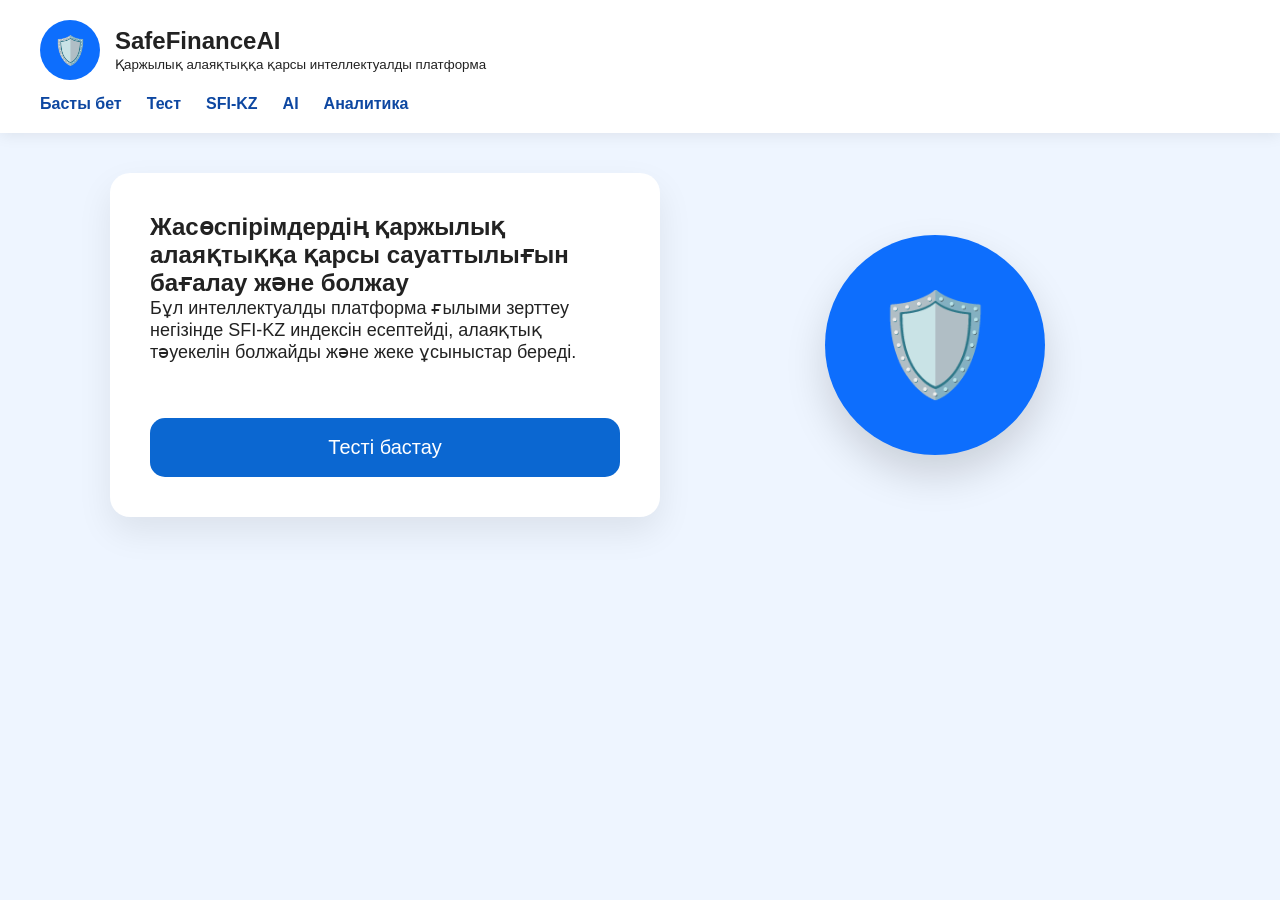
<file: index.html>
<!DOCTYPE html>
<html lang="kk">
<head>
    <meta charset="UTF-8">
    <meta name="viewport" content="width=device-width, initial-scale=1.0">
    <title>SafeFinanceAI</title>
    <link rel="stylesheet" href="style.css">
</head>

<body>

<header>
    <div class="logo">
        <div class="logo-circle">🛡️</div>

        <div>
            <h2>SafeFinanceAI</h2>
            <small>Қаржылық алаяқтыққа қарсы интеллектуалды платформа</small>
        </div>
    </div>

    <nav>
        <a href="#">Басты бет</a>
        <a href="#">Тест</a>
        <a href="#">SFI-KZ</a>
        <a href="#">AI</a>
        <a href="#">Аналитика</a>
    </nav>
</header>


<section class="hero">

    <div class="hero-text">

        <h1>
            Жасөспірімдердің қаржылық алаяқтыққа қарсы
            сауаттылығын бағалау және болжау
        </h1>

        <p>

        Бұл интеллектуалды платформа ғылыми зерттеу негізінде
        SFI-KZ индексін есептейді,
        алаяқтық тәуекелін болжайды және
        жеке ұсыныстар береді.

        </p>

        <button id="startBtn">
            Тесті бастау
        </button>

    </div>

    <div class="hero-image">

        <div class="shield">

            🛡️

        </div>

    </div>

</section>

<script src="script.js"></script>

</body>
</html>
</file>
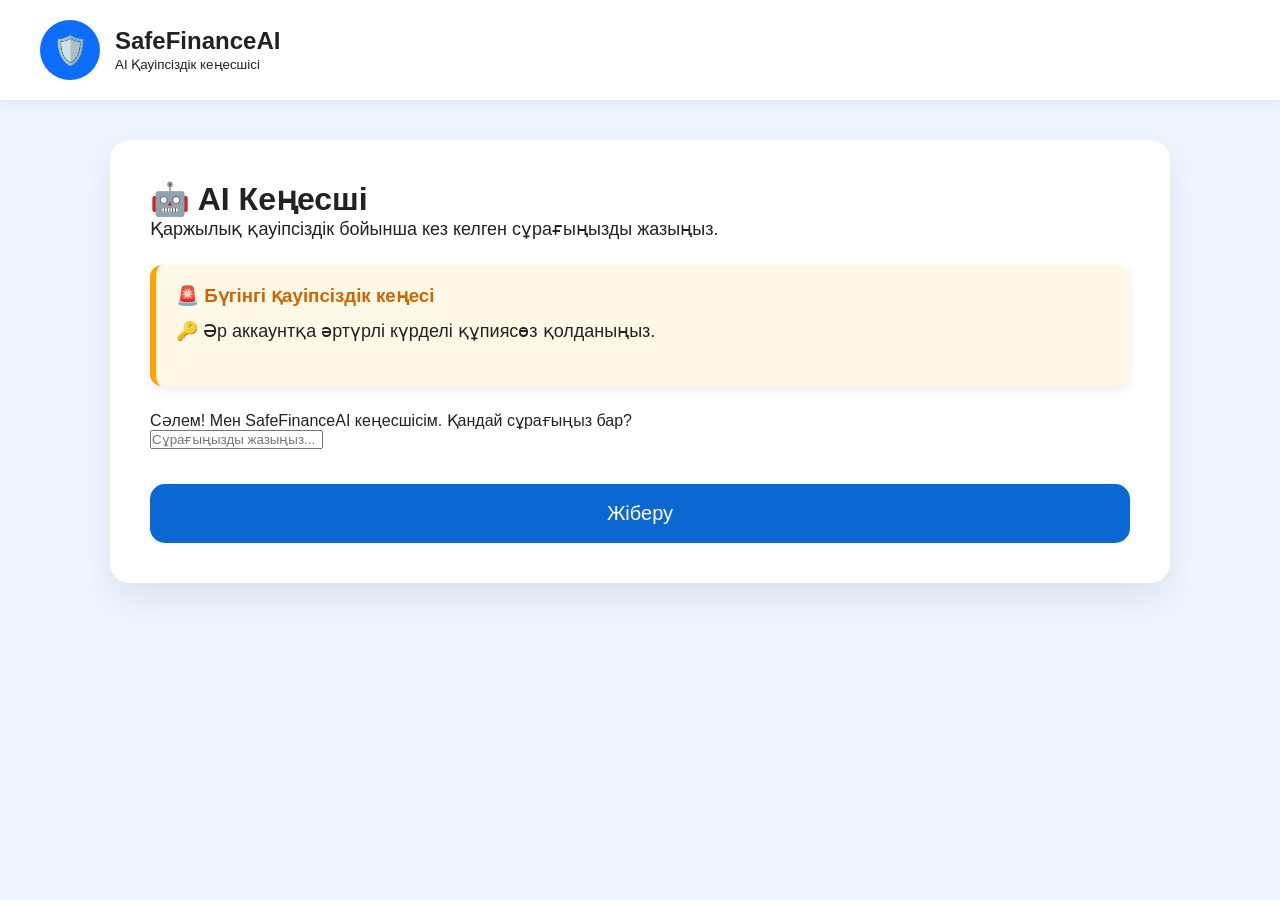
<file: ai.html>
<!DOCTYPE html>
<html lang="kk">

<head>

<meta charset="UTF-8">

<meta name="viewport" content="width=device-width, initial-scale=1.0">

<title>AI Кеңесші</title>

<link rel="stylesheet" href="style.css">

</head>

<body>

<header>

<div class="logo">

<div class="logo-circle">

🛡️

</div>

<div>

<h2>SafeFinanceAI</h2>

<small>AI Қауіпсіздік кеңесшісі</small>

</div>

</div>

</header>


<div class="hero">

<div class="hero-text">

<h1>

🤖 AI Кеңесші

</h1>

<p>

Қаржылық қауіпсіздік бойынша кез келген сұрағыңызды жазыңыз.

</p>

<div class="tip-box">

<h3>🚨 Бүгінгі қауіпсіздік кеңесі</h3>

<p id="dailyTip">

Жүктелуде...

</p>

</div>
<div class="chat-box" id="chatBox">

<div class="bot-message">

Сәлем!

Мен SafeFinanceAI кеңесшісім.

Қандай сұрағыңыз бар?

</div>

</div>


<input

type="text"

id="userInput"

placeholder="Сұрағыңызды жазыңыз...">


<button id="sendBtn">

Жіберу

</button>

</div>

</div>

<script src="ai.js"></script>

</body>

</html>
</file>
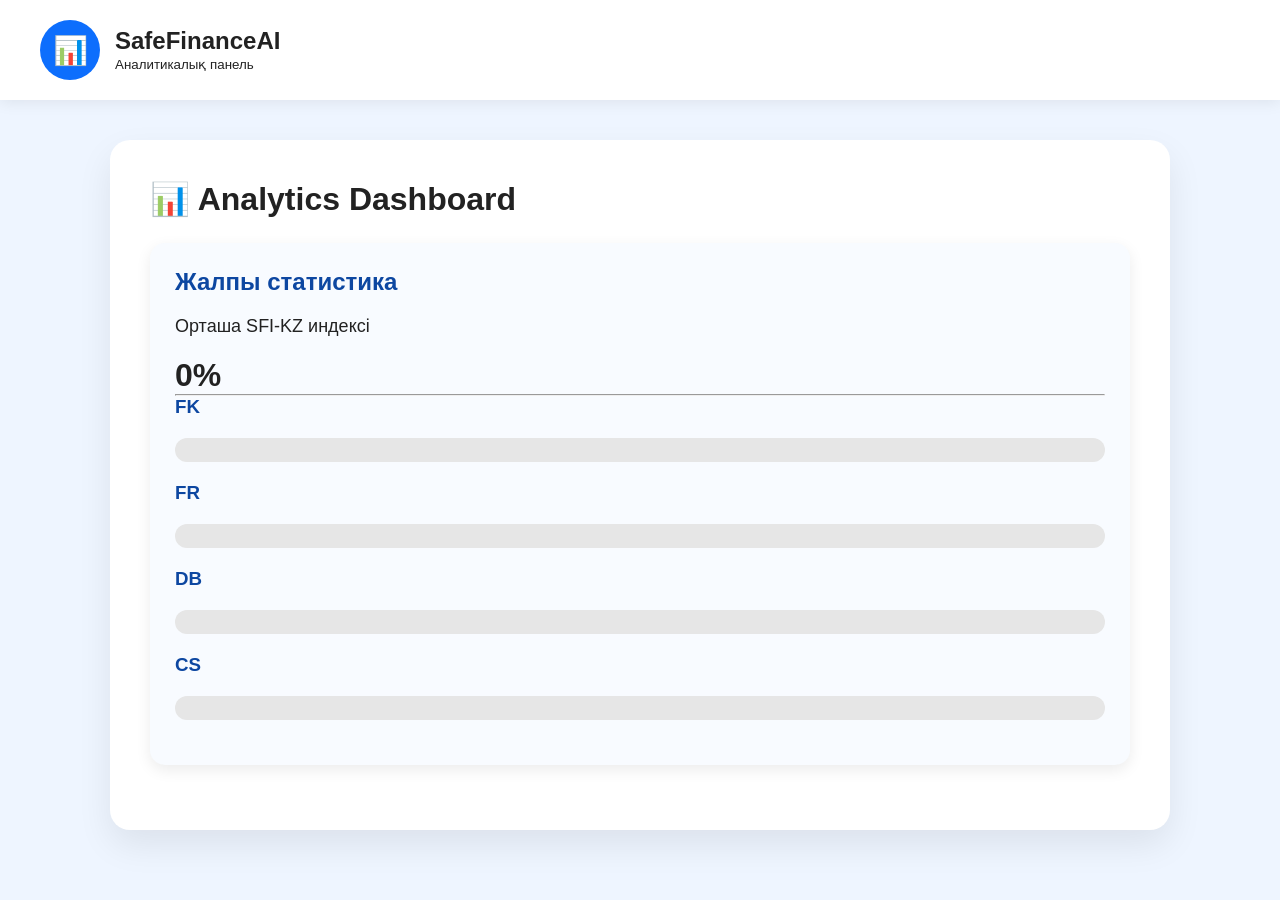
<file: analytics.html>
<!DOCTYPE html>
<html lang="kk">

<head>

<meta charset="UTF-8">

<meta name="viewport" content="width=device-width, initial-scale=1.0">

<title>Analytics</title>

<link rel="stylesheet" href="style.css">

</head>

<body>

<header>

<div class="logo">

<div class="logo-circle">

📊

</div>

<div>

<h2>SafeFinanceAI</h2>

<small>Аналитикалық панель</small>

</div>

</div>

</header>

<div class="hero">

<div class="hero-text">

<h1>

📊 Analytics Dashboard

</h1>

<div class="question-card">

<h2>Жалпы статистика</h2>

<p>Орташа SFI-KZ индексі</p>

<h1 id="avgScore">

0%

</h1>

<hr>

<h3>FK</h3>

<div class="progress">

<div id="fkBar" class="progress-fill"></div>

</div>

<h3>FR</h3>

<div class="progress">

<div id="frBar" class="progress-fill"></div>

</div>

<h3>DB</h3>

<div class="progress">

<div id="dbBar" class="progress-fill"></div>

</div>

<h3>CS</h3>

<div class="progress">

<div id="csBar" class="progress-fill"></div>
<hr>

<h2>🤖 AI қорытындысы</h2>

<div id="analyticsAI" class="ai-box">

Талдау...

</div>
</div>

</div>

</div>

</div>

<script src="analytics.js"></script>

</body>

</html>
</file>
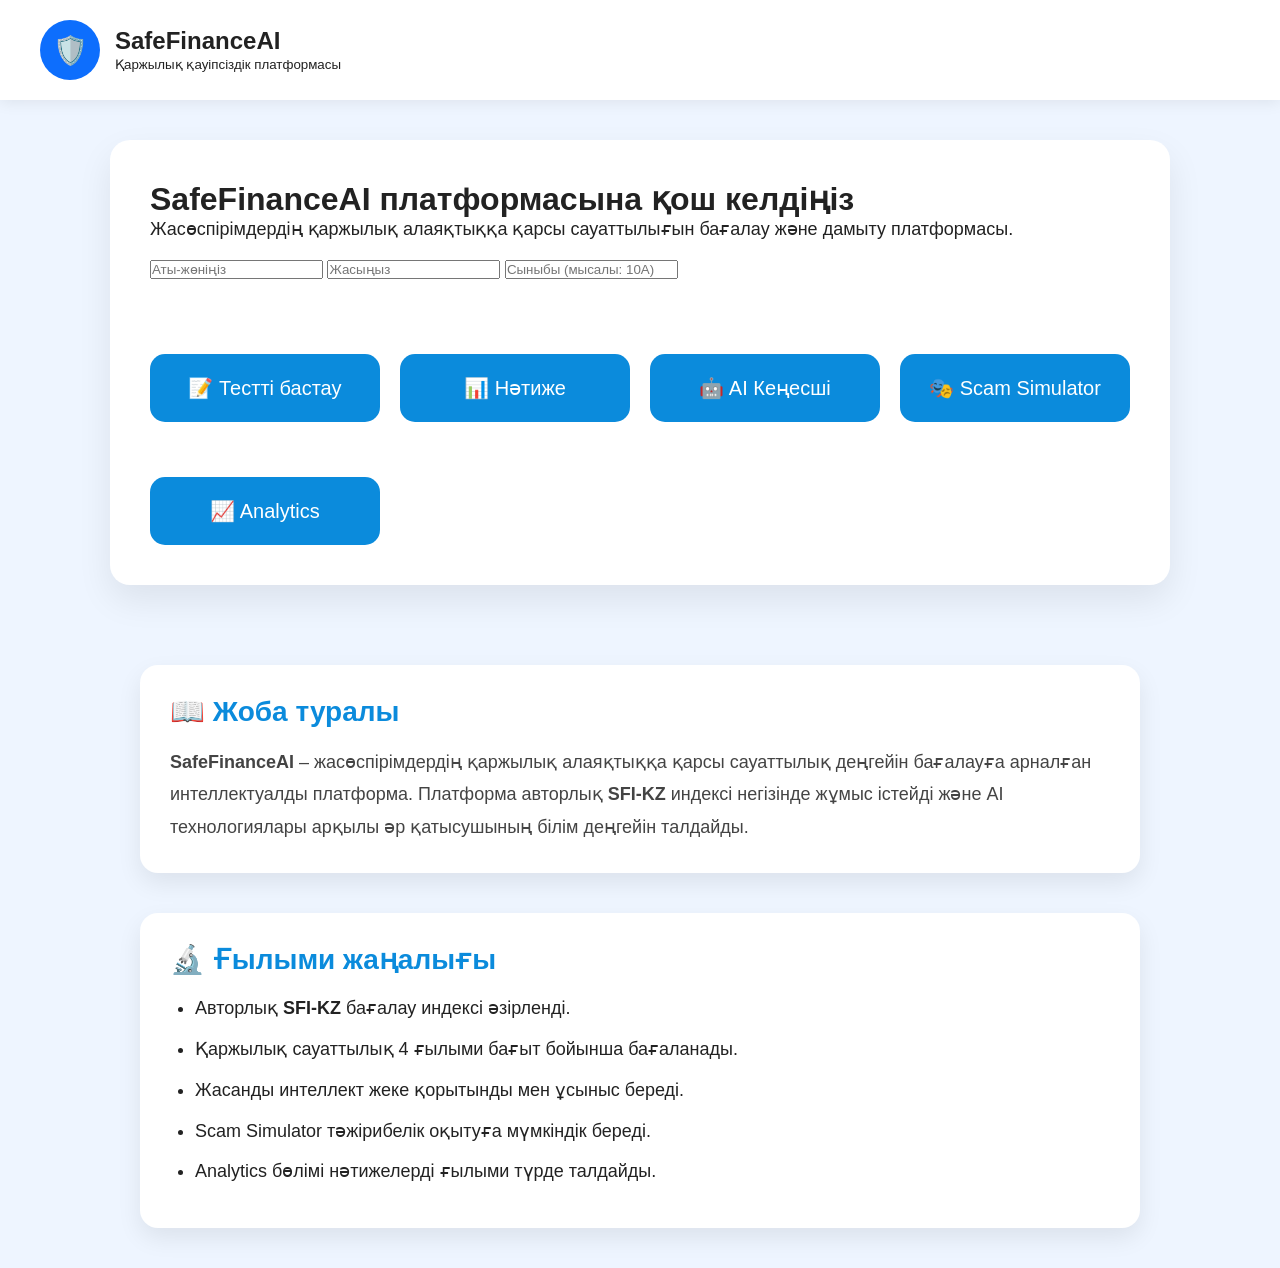
<file: dashboard.html>
<!DOCTYPE html>
<html lang="kk">

<head>

<meta charset="UTF-8">
<meta name="viewport" content="width=device-width, initial-scale=1.0">

<title>SafeFinanceAI</title>

<link rel="stylesheet" href="style.css">

</head>

<body>

<header>

<div class="logo">

<div class="logo-circle">

🛡️

</div>

<div>

<h2>SafeFinanceAI</h2>

<small>Қаржылық қауіпсіздік платформасы</small>

</div>

</div>

</header>

<div class="hero">

<div class="hero-text">

<h1>

SafeFinanceAI платформасына қош келдіңіз

</h1>

<p>

Жасөспірімдердің қаржылық алаяқтыққа қарсы сауаттылығын бағалау және дамыту платформасы.

</p>
<div class="user-form">

<input
type="text"
id="fullName"
placeholder="Аты-жөніңіз">

<input
type="number"
id="age"
placeholder="Жасыңыз">

<input
type="text"
id="schoolClass"
placeholder="Сыныбы (мысалы: 10А)">

</div>
<div class="menu-grid">

<button onclick="saveUserInfo()">

📝 Тестті бастау

</button>

<button onclick="location.href='result.html'">

📊 Нәтиже

</button>

<button onclick="location.href='ai.html'">

🤖 AI Кеңесші

</button>

<button onclick="location.href='simulator.html'">

🎭 Scam Simulator

</button>

<button onclick="location.href='analytics.html'">

📈 Analytics

</button>

</div>

</div>

</div>
<section class="about-project">

<h2>📖 Жоба туралы</h2>

<p>

<b>SafeFinanceAI</b> – жасөспірімдердің қаржылық алаяқтыққа қарсы
сауаттылық деңгейін бағалауға арналған интеллектуалды платформа.

Платформа авторлық <b>SFI-KZ</b> индексі негізінде жұмыс істейді және
AI технологиялары арқылы әр қатысушының білім деңгейін талдайды.

</p>

</section>

<section class="innovation">

<h2>🔬 Ғылыми жаңалығы</h2>

<ul>

<li>Авторлық <b>SFI-KZ</b> бағалау индексі әзірленді.</li>

<li>Қаржылық сауаттылық 4 ғылыми бағыт бойынша бағаланады.</li>

<li>Жасанды интеллект жеке қорытынды мен ұсыныс береді.</li>

<li>Scam Simulator тәжірибелік оқытуға мүмкіндік береді.</li>

<li>Analytics бөлімі нәтижелерді ғылыми түрде талдайды.</li>

</ul>

</section>
<script>

function saveUserInfo(){

localStorage.setItem(
"fullName",
document.getElementById("fullName").value
);

localStorage.setItem(
"age",
document.getElementById("age").value
);

localStorage.setItem(
"schoolClass",
document.getElementById("schoolClass").value
);

window.location.href="test.html";

}

</script>
</body>

</html>
</file>
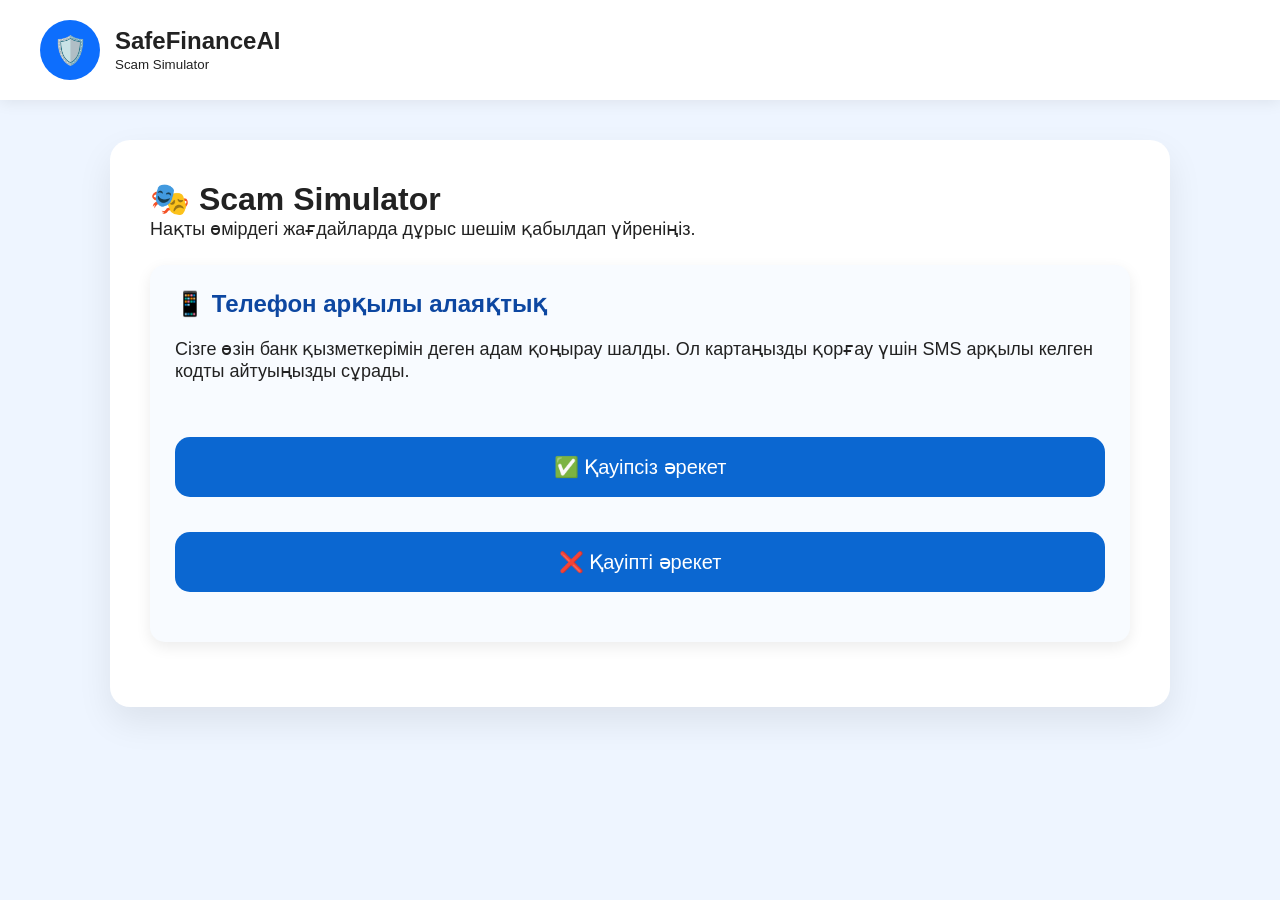
<file: simulator.html>
<!DOCTYPE html>
<html lang="kk">

<head>

<meta charset="UTF-8">
<meta name="viewport" content="width=device-width, initial-scale=1.0">

<title>Scam Simulator</title>

<link rel="stylesheet" href="style.css">

</head>

<body>

<header>

<div class="logo">

<div class="logo-circle">

🛡️

</div>

<div>

<h2>SafeFinanceAI</h2>

<small>Scam Simulator</small>

</div>

</div>

</header>

<div class="hero">

<div class="hero-text">

<h1>

🎭 Scam Simulator

</h1>

<p>

Нақты өмірдегі жағдайларда дұрыс шешім қабылдап үйреніңіз.

</p>

<div class="question-card">

<h2 id="scenarioTitle">

📱 Жағдай

</h2>

<p id="scenarioText">

Жүктелуде...

</p>

<button id="safeBtn">

✅ Қауіпсіз әрекет

</button>

<button id="dangerBtn">

❌ Қауіпті әрекет

</button>

<div id="resultBox" style="margin-top:25px;font-size:20px;font-weight:bold;">

</div>

</div>

</div>

</div>

<script src="simulator.js"></script>

</body>

</html>
</file>
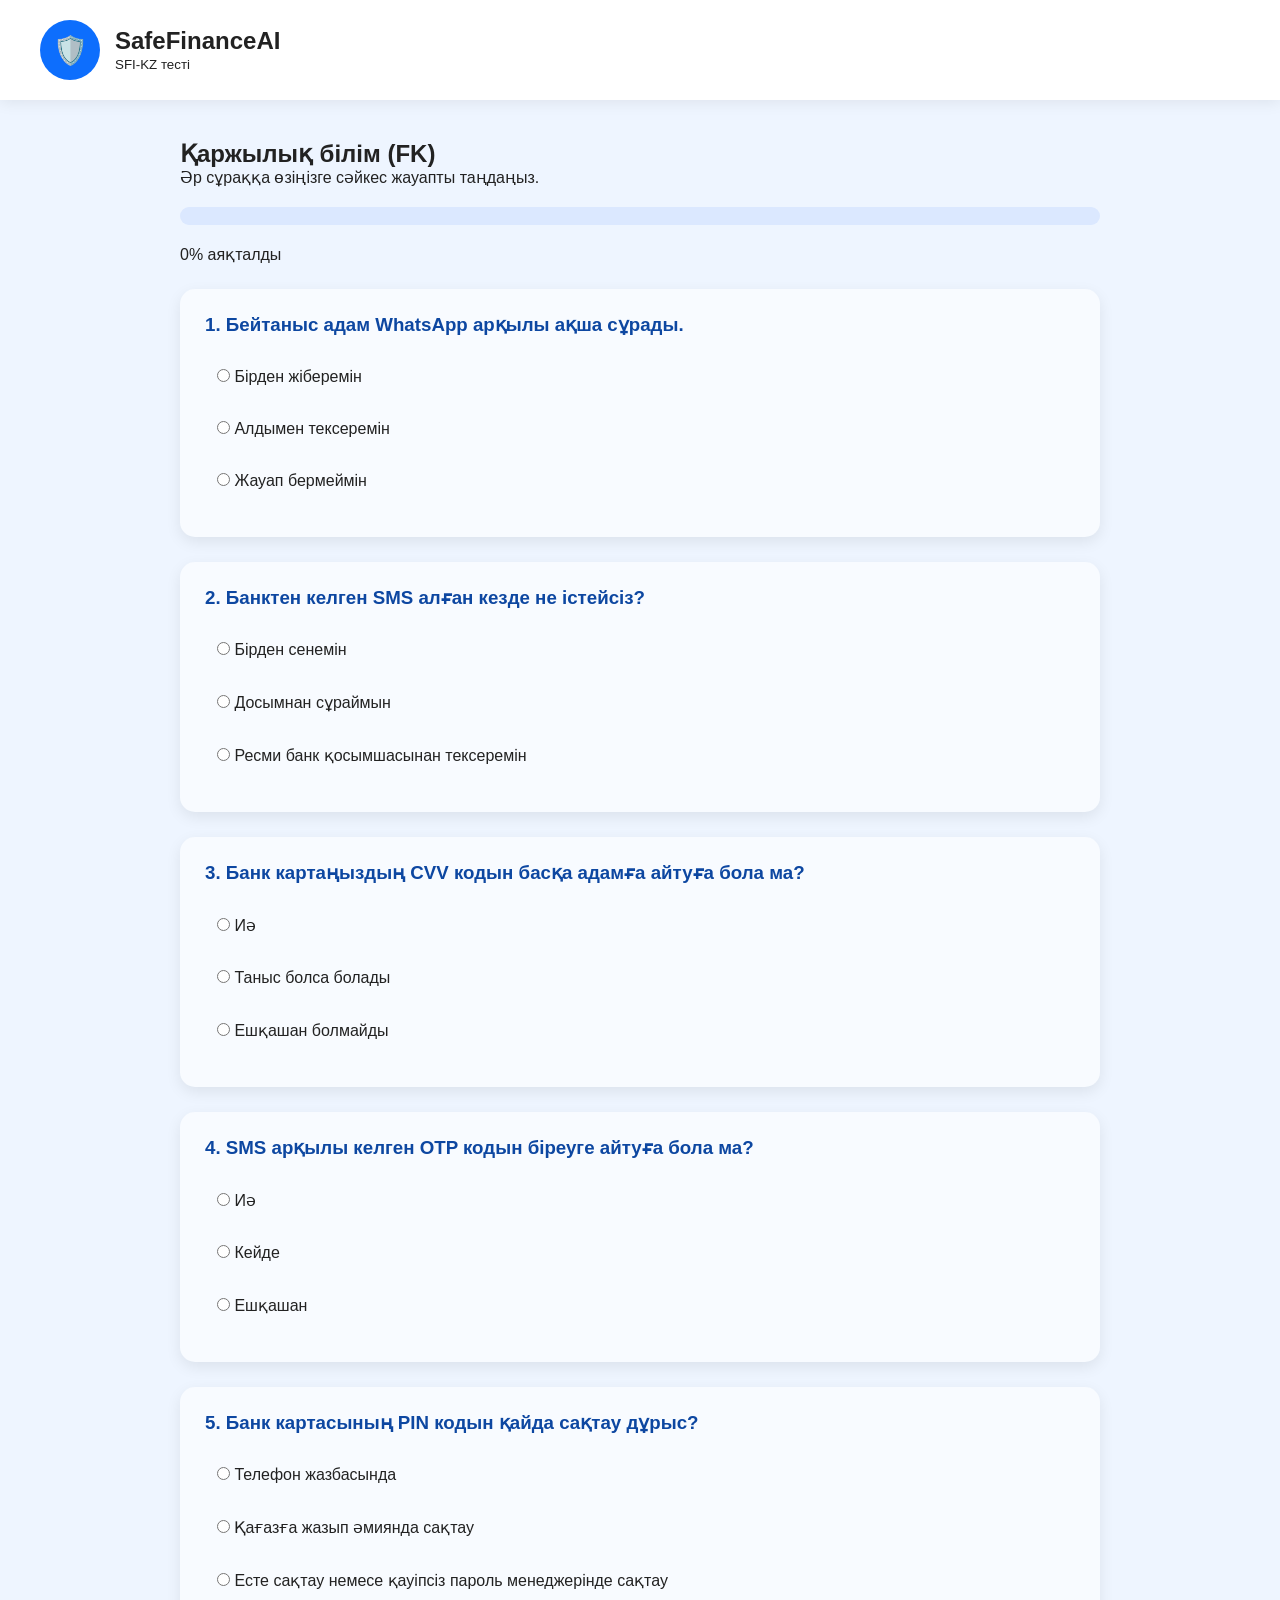
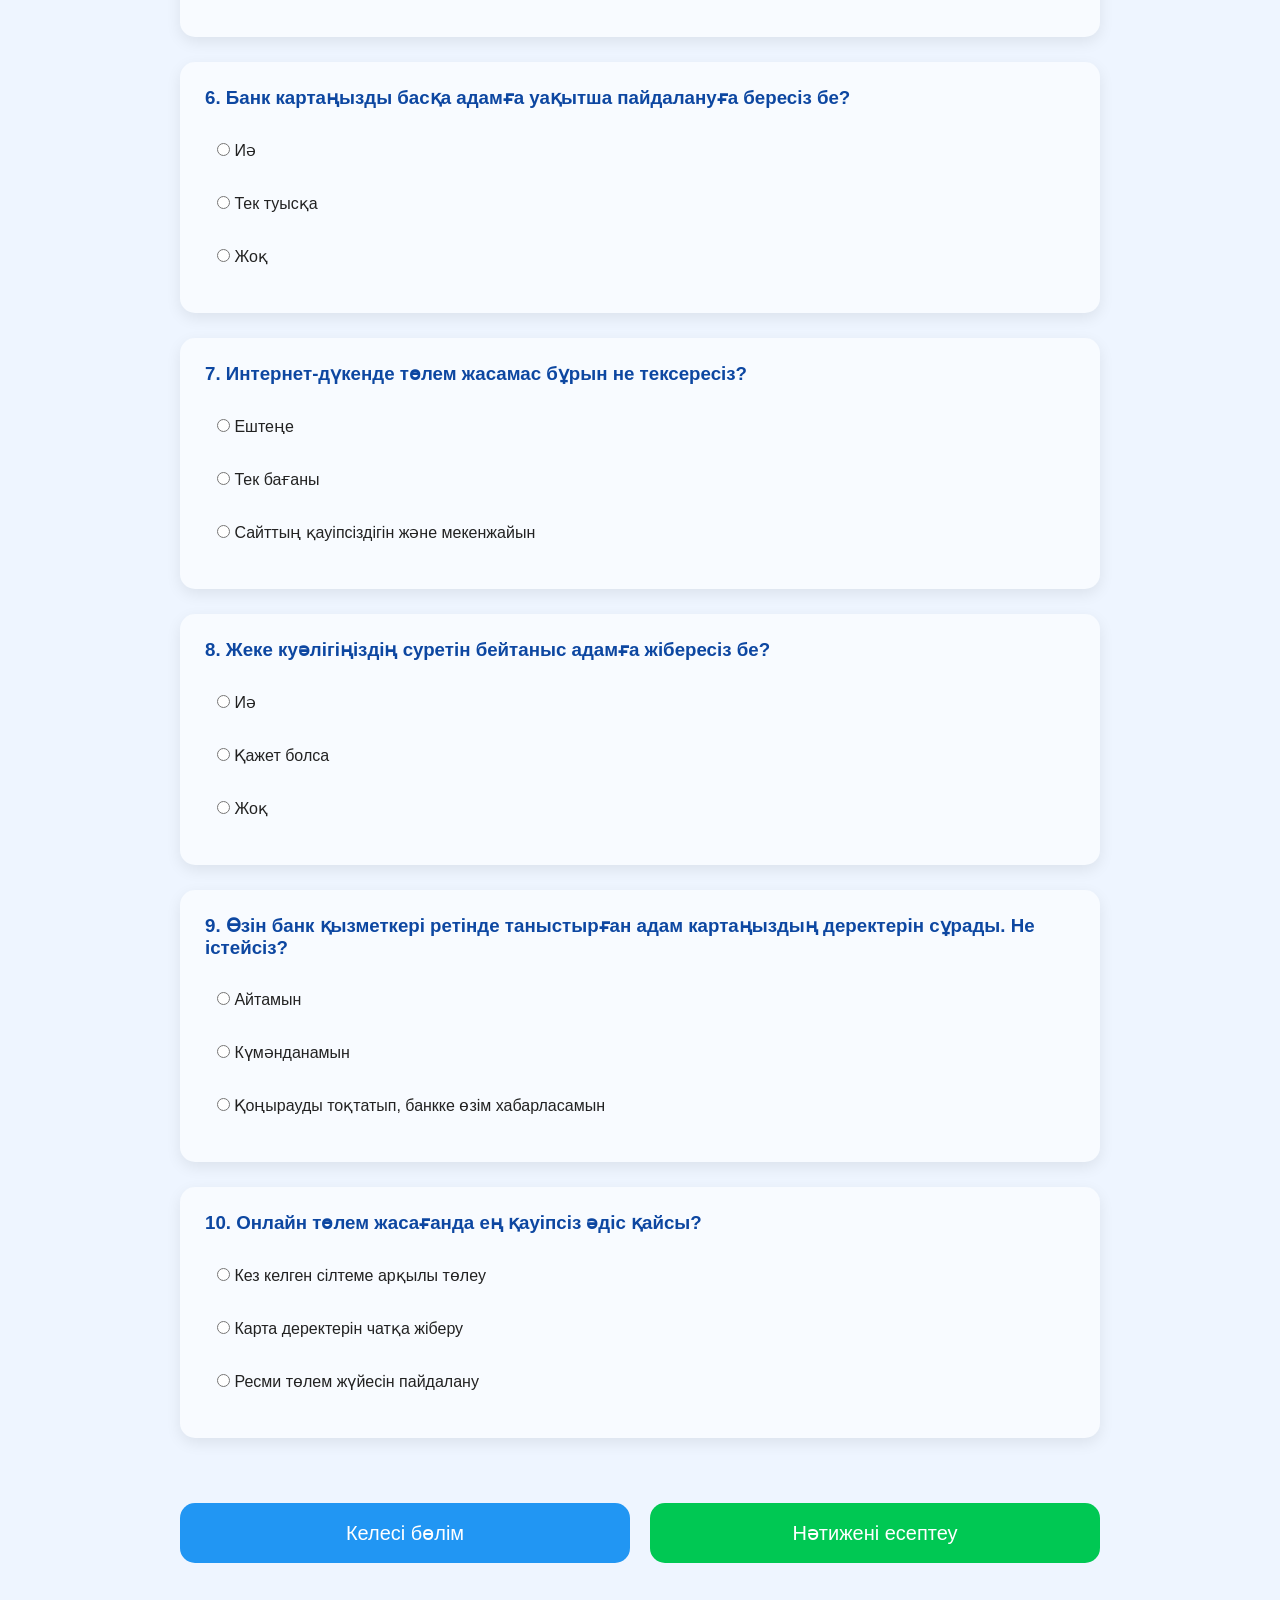
<file: tes.html>
<!DOCTYPE html>
<html lang="kk">
<head>
    <meta charset="UTF-8">
    <meta name="viewport" content="width=device-width, initial-scale=1.0">
    <title>SafeFinance AI KZ - Тест</title>

    <link rel="stylesheet" href="style.css">
</head>

<body>

<header>

    <div class="logo">

        <div class="logo-circle">🛡️</div>

        <div>
            <h2>SafeFinanceAI</h2>
            <small>SFI-KZ тесті</small>
        </div>

    </div>

</header>

<main style="max-width:1000px;margin:auto;padding:40px;">

<h2 id="sectionTitle">
Қаржылық білім (FK)
</h2>

<p>
Әр сұраққа өзіңізге сәйкес жауапты таңдаңыз.
</p>

<div class="progress-container">
    <div class="progress-bar" id="progressBar"></div>
</div>

<p id="progressText">0% аяқталды</p>

<div id="quiz">

</div>

<div class="button-group">

    <button id="nextSection">
        Келесі бөлім
    </button>

    <button id="nextBtn">
        Нәтижені есептеу
    </button>

</div>

</main>

<script src="questions.js"></script>
<script src="script.js"></script>

</body>
</html>
</file>
<file: style.css>
*{
    margin:0;
    padding:0;
    box-sizing:border-box;
    font-family:"Segoe UI",sans-serif;
}

body{
    background:#eef5ff;
    color:#222;
}

header{
    background:white;
    box-shadow:0 2px 15px rgba(0,0,0,.08);
    padding:20px 40px;
}

.logo{
    display:flex;
    align-items:center;
    gap:15px;
}

.logo-circle{
    width:60px;
    height:60px;
    border-radius:50%;
    background:#0d6efd;
    color:white;
    display:flex;
    justify-content:center;
    align-items:center;
    font-size:28px;
}

.hero{
    max-width:1100px;
    margin:auto;
    padding:40px 20px;
}

.hero-text{
    background:white;
    border-radius:20px;
    padding:40px;
    box-shadow:0 15px 35px rgba(0,0,0,.08);
}

.hero-text h2{
    color:#0d47a1;
    margin-bottom:20px;
}

.hero-text p{
    font-size:18px;
    margin-bottom:20px;
}
.progress-container{

    width:100%;
    height:18px;
    background:#dbe8ff;
    border-radius:20px;
    overflow:hidden;
    margin:20px 0;

}

.progress-bar{

    width:0%;
    height:100%;
    background:linear-gradient(90deg,#2196f3,#00c853);
    transition:.4s;

}
.question-card{

    background:#f8fbff;
    border-radius:15px;
    padding:25px;
    margin:25px 0;
    box-shadow:0 5px 15px rgba(0,0,0,.08);

}

.question-card h3{

    margin-bottom:20px;
    color:#0d47a1;

}

.question-card label{

    display:block;
    padding:12px;
    margin:10px 0;
    border-radius:10px;
    cursor:pointer;
    transition:.3s;

}

.question-card label:hover{

    background:#e3f2fd;

}
.button-group{

    display:flex;
    gap:20px;
    margin-top:30px;

}

button{

    border:none;
    padding:14px 28px;
    border-radius:10px;
    font-size:16px;
    cursor:pointer;
    transition:.3s;

}

#nextSection{

    background:#2196f3;
    color:white;

}

#nextBtn{

    background:#00c853;
    color:white;

}

button:hover{

    transform:translateY(-2px);
    box-shadow:0 8px 20px rgba(0,0,0,.2);

}
/* ========================= */
/* RESULT PAGE               */
/* ========================= */

.result-container{

    max-width:1000px;
    margin:40px auto;
    padding:20px;

}

.result-title{

    text-align:center;
    color:#0b67d1;
    font-size:42px;
    margin-bottom:30px;

}

#resultCard{

    background:#ffffff;

    border-radius:25px;

    padding:40px;

    box-shadow:0 10px 35px rgba(0,0,0,.12);

}

.circle-score{

    width:220px;

    height:220px;

    border-radius:50%;

    border:12px solid #0b67d1;

    display:flex;

    justify-content:center;

    align-items:center;

    margin:0 auto 30px;

    background:white;

    transition:.4s;

}

.circle-score h2{

    font-size:62px;

    color:#0b67d1;

}

#riskLevel{

    text-align:center;

    font-size:34px;

    margin-bottom:20px;

}

#advice{

    text-align:center;

    font-size:20px;

    line-height:1.8;

    margin-bottom:35px;

}

.analysisTitle{

    margin:40px 0 25px;

    color:#0b67d1;

    text-align:center;

}
.score-row{

    display:flex;

    align-items:center;

    gap:15px;

    margin:20px 0;

}

.score-name{

    width:90px;

    font-weight:bold;

}

.score-bar{

    flex:1;

    height:22px;

    background:#e6e6e6;

    border-radius:20px;

    overflow:hidden;

}

.bar-fill{

    height:100%;

    width:0%;

    border-radius:20px;

    transition:1s;

}

.fkBar{

    background:#2E86DE;

}

.frBar{

    background:#27AE60;

}

.dbBar{

    background:#F39C12;

}

.csBar{

    background:#E74C3C;

}

.score-value{

    width:60px;

    text-align:right;

    font-weight:bold;

}

.sfi-box{

    margin-top:35px;

    padding:20px;

    border-radius:15px;

    background:#eef5ff;

    text-align:center;

    font-size:22px;

    font-weight:bold;

}

.sfi-box h2{

    color:#0b67d1;

    font-size:42px;

    margin-top:10px;

}

.ai-box{

    margin-top:30px;

    padding:25px;

    background:#f7fbff;

    border-left:6px solid #0b67d1;

    border-radius:12px;

}

.ai-box h2{

    margin-bottom:15px;

    color:#0b67d1;

}

button{

    margin-top:35px;

    width:100%;

    padding:18px;

    font-size:20px;

    border:none;

    border-radius:15px;

    background:#0b67d1;

    color:white;

    cursor:pointer;

}

button:hover{

    background:#084ea2;

}
.tip-box{

background:#fff8e6;

border-left:6px solid orange;

padding:20px;

margin:25px 0;

border-radius:12px;

box-shadow:0 3px 10px rgba(0,0,0,.08);

}

.tip-box h3{

margin-bottom:10px;

color:#cc6600;

}

.tip-box p{

font-size:18px;

line-height:1.6;

}
.progress{

width:100%;

height:24px;

background:#e6e6e6;

border-radius:20px;

margin-bottom:20px;

overflow:hidden;

}

.progress-fill{

height:100%;

width:0;

background:linear-gradient(90deg,#00b894,#00cec9);

transition:.8s;

}
.menu-grid{

display:grid;

grid-template-columns:repeat(auto-fit,minmax(220px,1fr));

gap:20px;

margin-top:40px;

}

.menu-grid button{

padding:22px;

font-size:20px;

border:none;

border-radius:15px;

cursor:pointer;

background:#0b8bdc;

color:white;

transition:.3s;

}

.menu-grid button:hover{

transform:scale(1.03);

background:#006db5;

}
.top-menu{

display:flex;
justify-content:center;
gap:15px;
margin-top:15px;
flex-wrap:wrap;

}

.top-menu a{

text-decoration:none;
background:#0b8bdc;
color:white;
padding:10px 18px;
border-radius:10px;
font-weight:bold;
transition:.3s;

}

.top-menu a:hover{

background:#006db5;
transform:translateY(-2px);

}
.report-header{

text-align:center;

margin-bottom:25px;

}

.report-header h2{

color:#0b8bdc;

margin-bottom:8px;

font-size:28px;

}

.report-header p{

color:#666;

font-size:16px;

}
.user-info{

background:#f7fbff;

padding:20px;

border-radius:12px;

margin:20px 0;

border-left:6px solid #0b8bdc;

}

.user-info p{

margin:8px 0;

font-size:17px;

}
.about-project,
.innovation{

max-width:1000px;

margin:40px auto;

background:#ffffff;

padding:30px;

border-radius:18px;

box-shadow:0 10px 25px rgba(0,0,0,.08);

}

.about-project h2,
.innovation h2{

color:#0B8BDC;

margin-bottom:18px;

font-size:28px;

}

.about-project p{

font-size:18px;

line-height:1.8;

color:#444;

}

.innovation ul{

padding-left:25px;

}

.innovation li{

margin:12px 0;

font-size:18px;

line-height:1.6;

}
.analysis-box,
.research-box{

margin-top:30px;

padding:25px;

background:#ffffff;

border-radius:15px;

box-shadow:0 5px 15px rgba(0,0,0,.08);

}

.analysis-box h2,
.research-box h2{

color:#0B8BDC;

margin-bottom:15px;

}

.analysis-box p,
.research-box p,
.research-box li{

font-size:17px;

line-height:1.8;

}

.research-box ul{

padding-left:25px;

}
.hero{
    display:flex;
    justify-content:space-between;
    align-items:center;
    gap:40px;
}

.hero-text{
    flex:1;
}

.hero-image{
    flex:1;
    display:flex;
    justify-content:center;
    align-items:center;
}

.shield{
    width:220px;
    height:220px;
    border-radius:50%;
    background:#0d6efd;
    color:white;
    display:flex;
    justify-content:center;
    align-items:center;
    font-size:100px;
    box-shadow:0 20px 40px rgba(0,0,0,.15);
}

nav{
    margin-top:15px;
    display:flex;
    gap:25px;
}

nav a{
    text-decoration:none;
    color:#0d47a1;
    font-weight:600;
}

nav a:hover{
    color:#1565c0;
}
</file>
